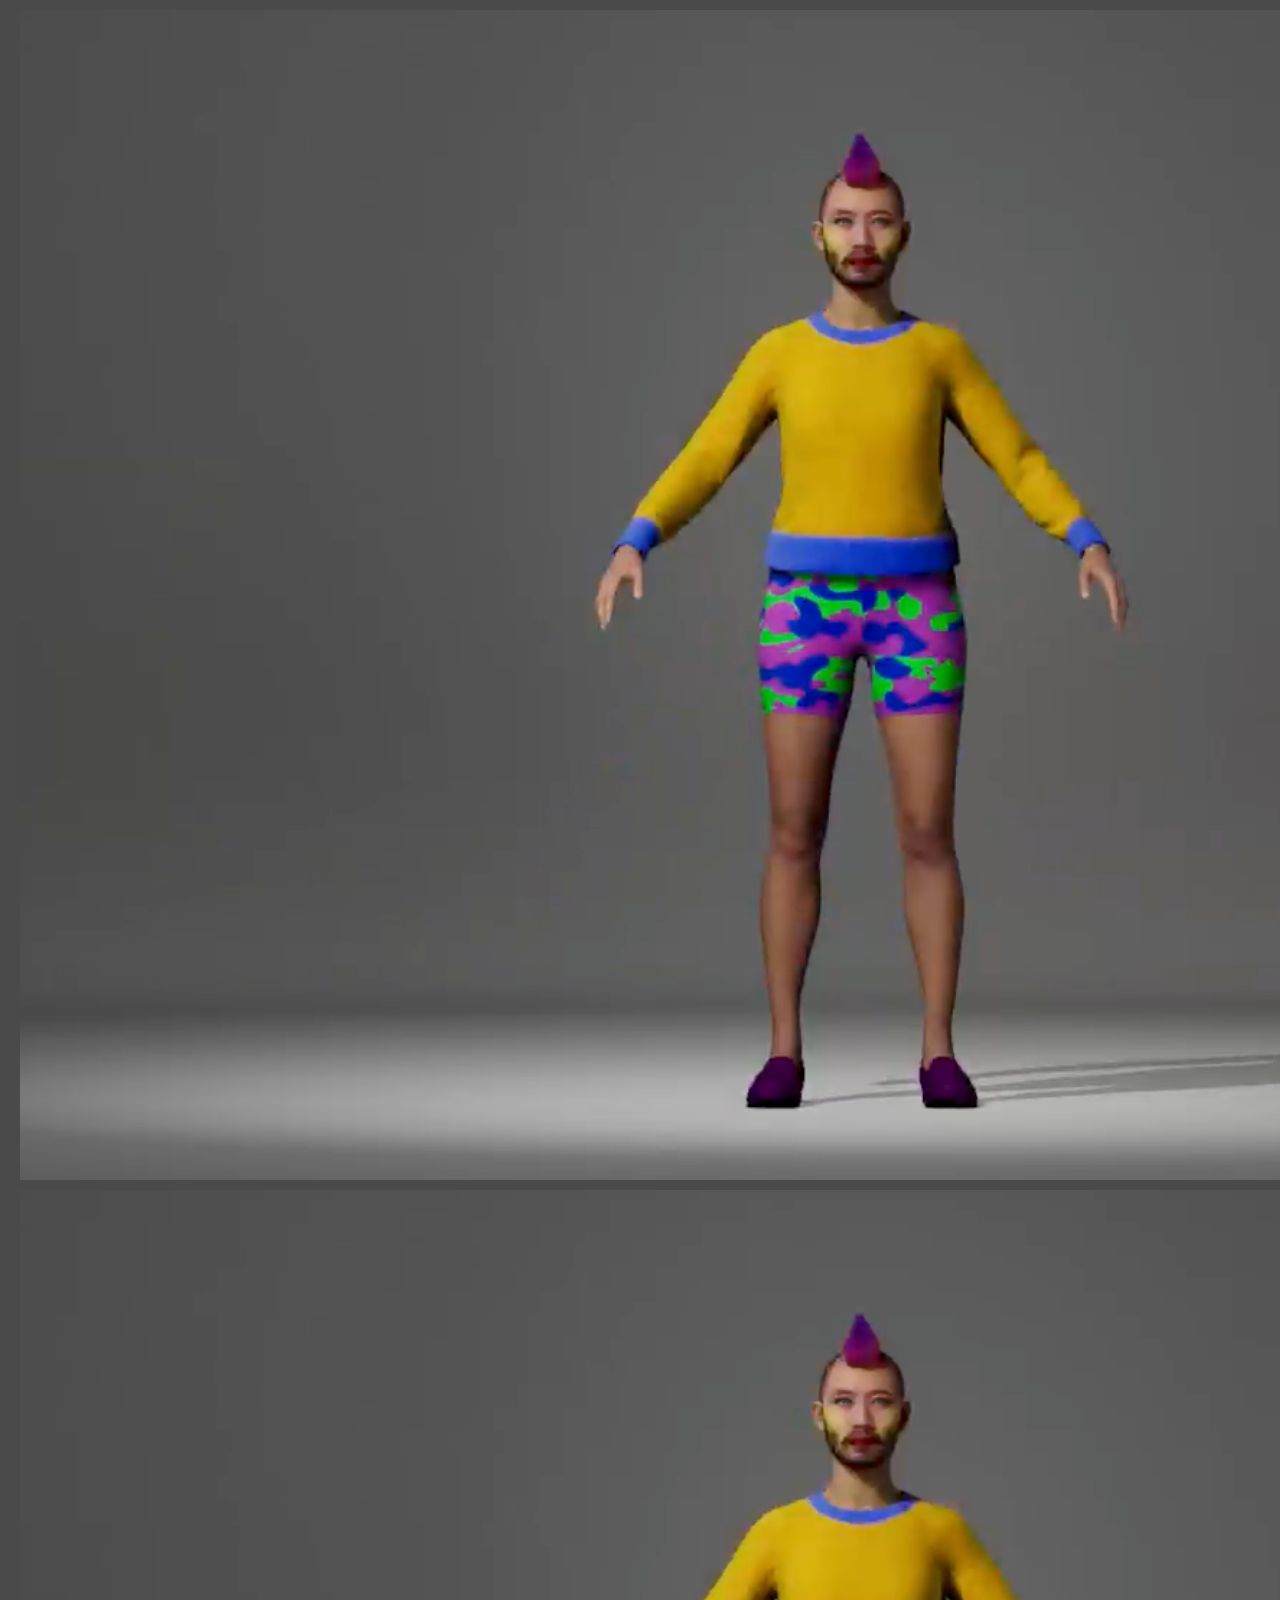
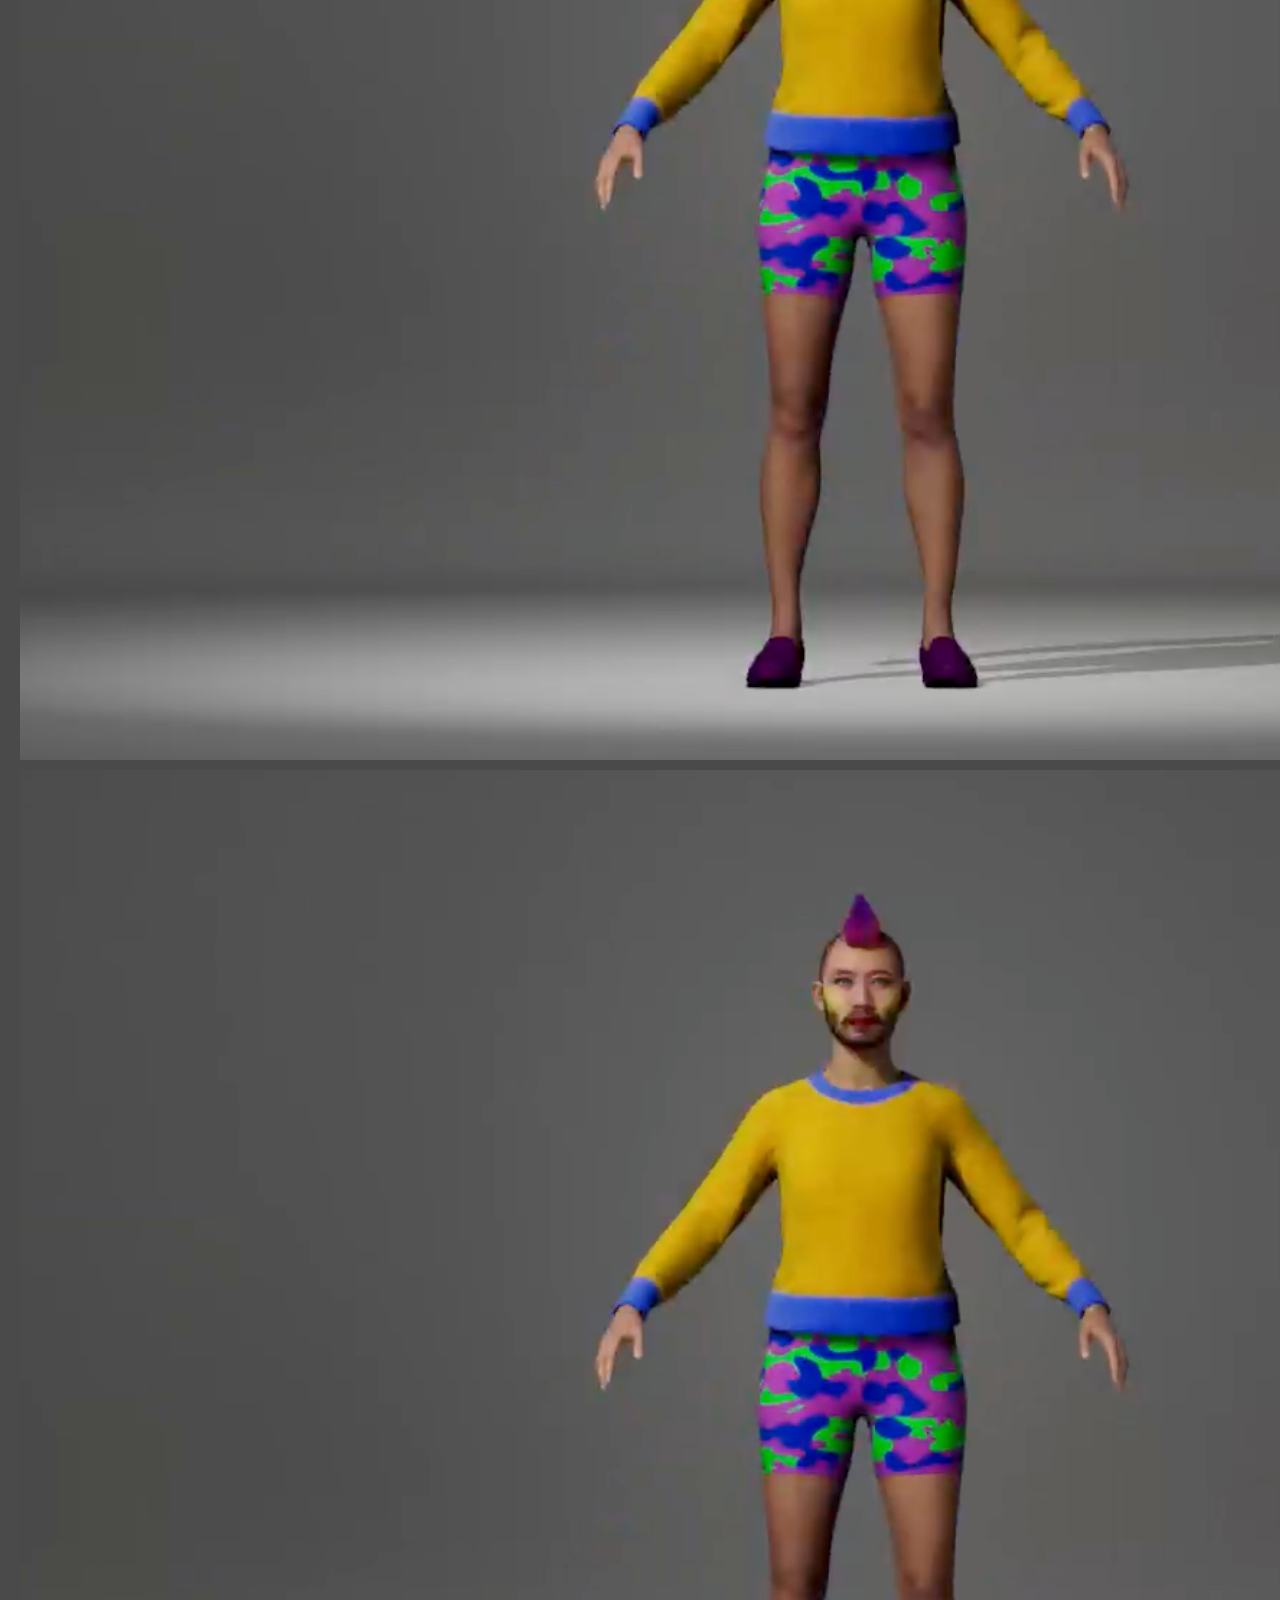
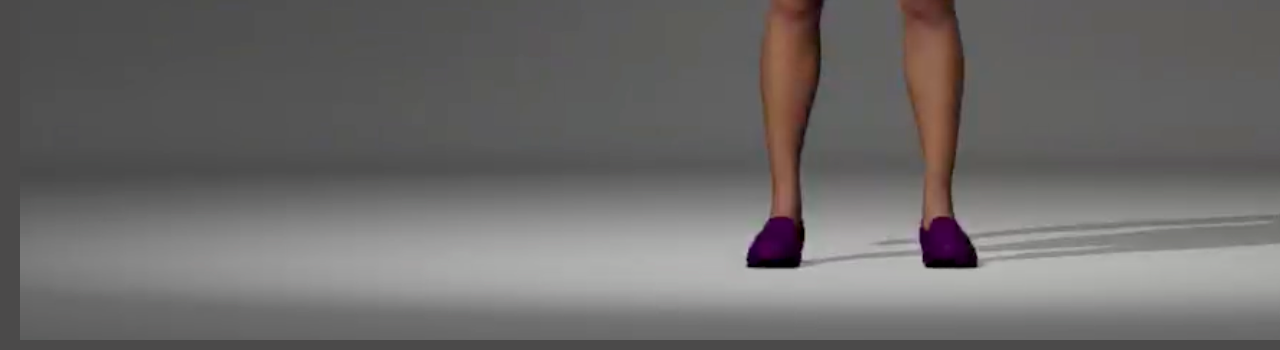
<file: MetaHuman.html>
<!DOCTYPE html>
<html lang="en">

<head>
    <meta charset="UTF-8">
    <meta name="viewport" content="width=device-width, initial-scale=3.0">
    <title>3D Model Viewer</title>
    <link rel="stylesheet" href="main.css">
</head>

<body>
    <div class="meta-grid">
        <img src="Media/metahuman.png" alt="Image 1">
        <img src="Media/metahuman.png" alt="Image 2">
        <img src="Media/metahuman.png" alt="Image 3">
        <img src="Media/metahuman.png" alt="Image 4">
        <img src="Media/metahuman.png" alt="Image 5">
        <img src="Media/metahuman.png" alt="Image 6">
        
    </div>
</body>


</html>
</file>
<file: main.css>
body {
    margin: 0;
    font-family: 'Chakra Petch', sans-serif;
    padding: 10px 20px;
background: #4b4a4a;
}

/* font styles */
h1,
h2,
h3,
h4,
h5,
h6,
p,
ul,
li {
    font-family: 'Chakra Petch';color: rgb(255, 213, 0);
}

p {
    font-size: 1.5rem;
}

.link-back,
a {
    text-decoration: none;
    color: rgb(255, 208, 0);
}

.page-header h1:hover {
    letter-spacing: 2px;
}

.page-header,
h1 {
    margin: 0;
    COLOR: lime;
    font-size: 4.2vw !important;
    width: 100%;
    text-align: center;
    font-family: 'Chakra Petch' !important;
    transition: letter-spacing 0.3s ease;
}


/* Grid for Homepage Main */
.portfolio-grid {
    display: grid;
    grid-template-columns: repeat(4, 1fr);
    grid-template-rows: auto auto;
    gap: 20px;
}

.grid-item {
    display: flex;
    flex-direction: column;
    justify-content: center;
    align-items: center;

}

.caption {
    width: 100%;
    padding: 0 10px;
    text-align: center;
    font-size: 2rem;color:lime
}

.image-container {
    position: relative;
    width: 100%;
    height: 50vh;
    background-size: cover !important;
    background-position: center;
    background: linear-gradient(to bottom right, #32CD32, transparent);
    border-radius: 20%;
    border: 2px dashed lime;
}

.captions-container {
    display: flex;
    align-items: center;
    gap: 10px; 
}

.caption, .caption-github {
    display: inline-block; 
    padding: 5px 10px;
    margin: 0;
}

.caption-github{    border: 2px dashed lime;
    border-radius: 50%;
    padding: 10px 5px;}

.caption-github:hover {background: lime;color: black!important;}


.caption:hover {
    text-shadow: 2px 2px 10px #32CD32;
  }
  
/* Pop up info trigger */
div.info {
    position: absolute;
    padding: 40px 30px;
    animation: spin 8s linear infinite;
    background: black;
    left: 20px;color:lime;
    border: 2px dashed lime;
    border-radius: 50%;
    font-size: 2rem;
    cursor: pointer;
    top: 20px;
    z-index: 1000;
}


@keyframes spin {
    from {
        transform: rotate(0deg);
    }

    to {
        transform: rotate(360deg);
    }
}

/* The Modal (background) */
.modal {
    display: none;
    position: fixed;
border:2px dashed lime;
    z-index: 1;
    right: 0;
    top: 0;
    height: 100%;
    overflow: auto;
    background-color: #000;
 
}

/* Modal Content/Box */
.modal-content {
    background-color: #000;
    margin: 5% auto;
    padding: 20px;
    width: 80%;
}

/* The Close Button */
.close {
    color: lime;
    float: right;
    font-size: 2rem;
    font-weight: bold;
    position: absolute;
    right: 20px;
    top: 20px;
}

.close:hover,
.close:focus {
    color: lime;
    text-decoration: none;
    cursor: pointer;
}




/* Reset any default margins and padding */

model-viewer {
    width: 100vw; /* 100% of the viewport width */
    height: 100vh; /* 100% of the viewport height */
}

.image-grid {
    display: grid;
    grid-template-columns: repeat(6, 1fr);
    gap: 10px; /* Adjust the gap between images */
}

.meta-grid {
    display: grid;
    grid-template-columns: repeat(2, 1fr);
    gap: 10px; /* Adjust the gap between images */
}

.image-grid img {
    width: 100%; /* Make images fill their cell */
    height: auto; /* Maintain aspect ratio */
}
</file>
